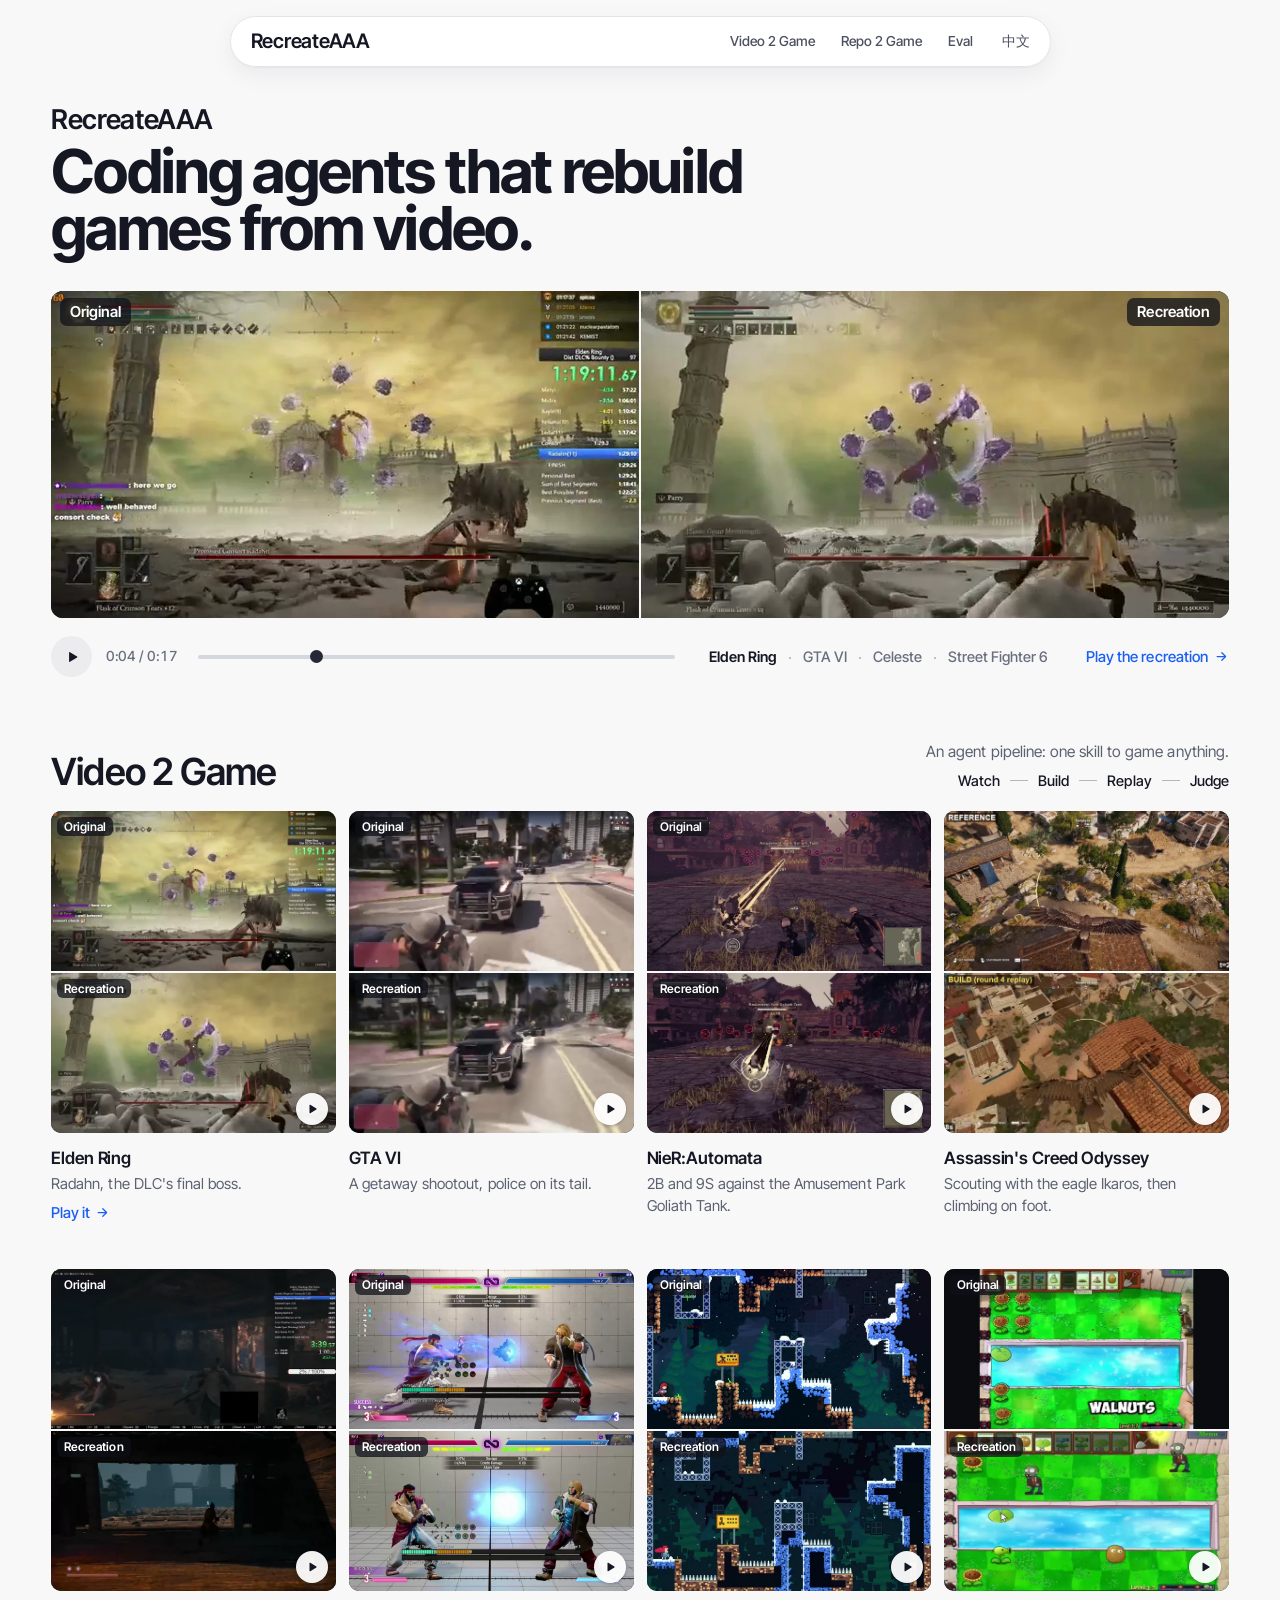
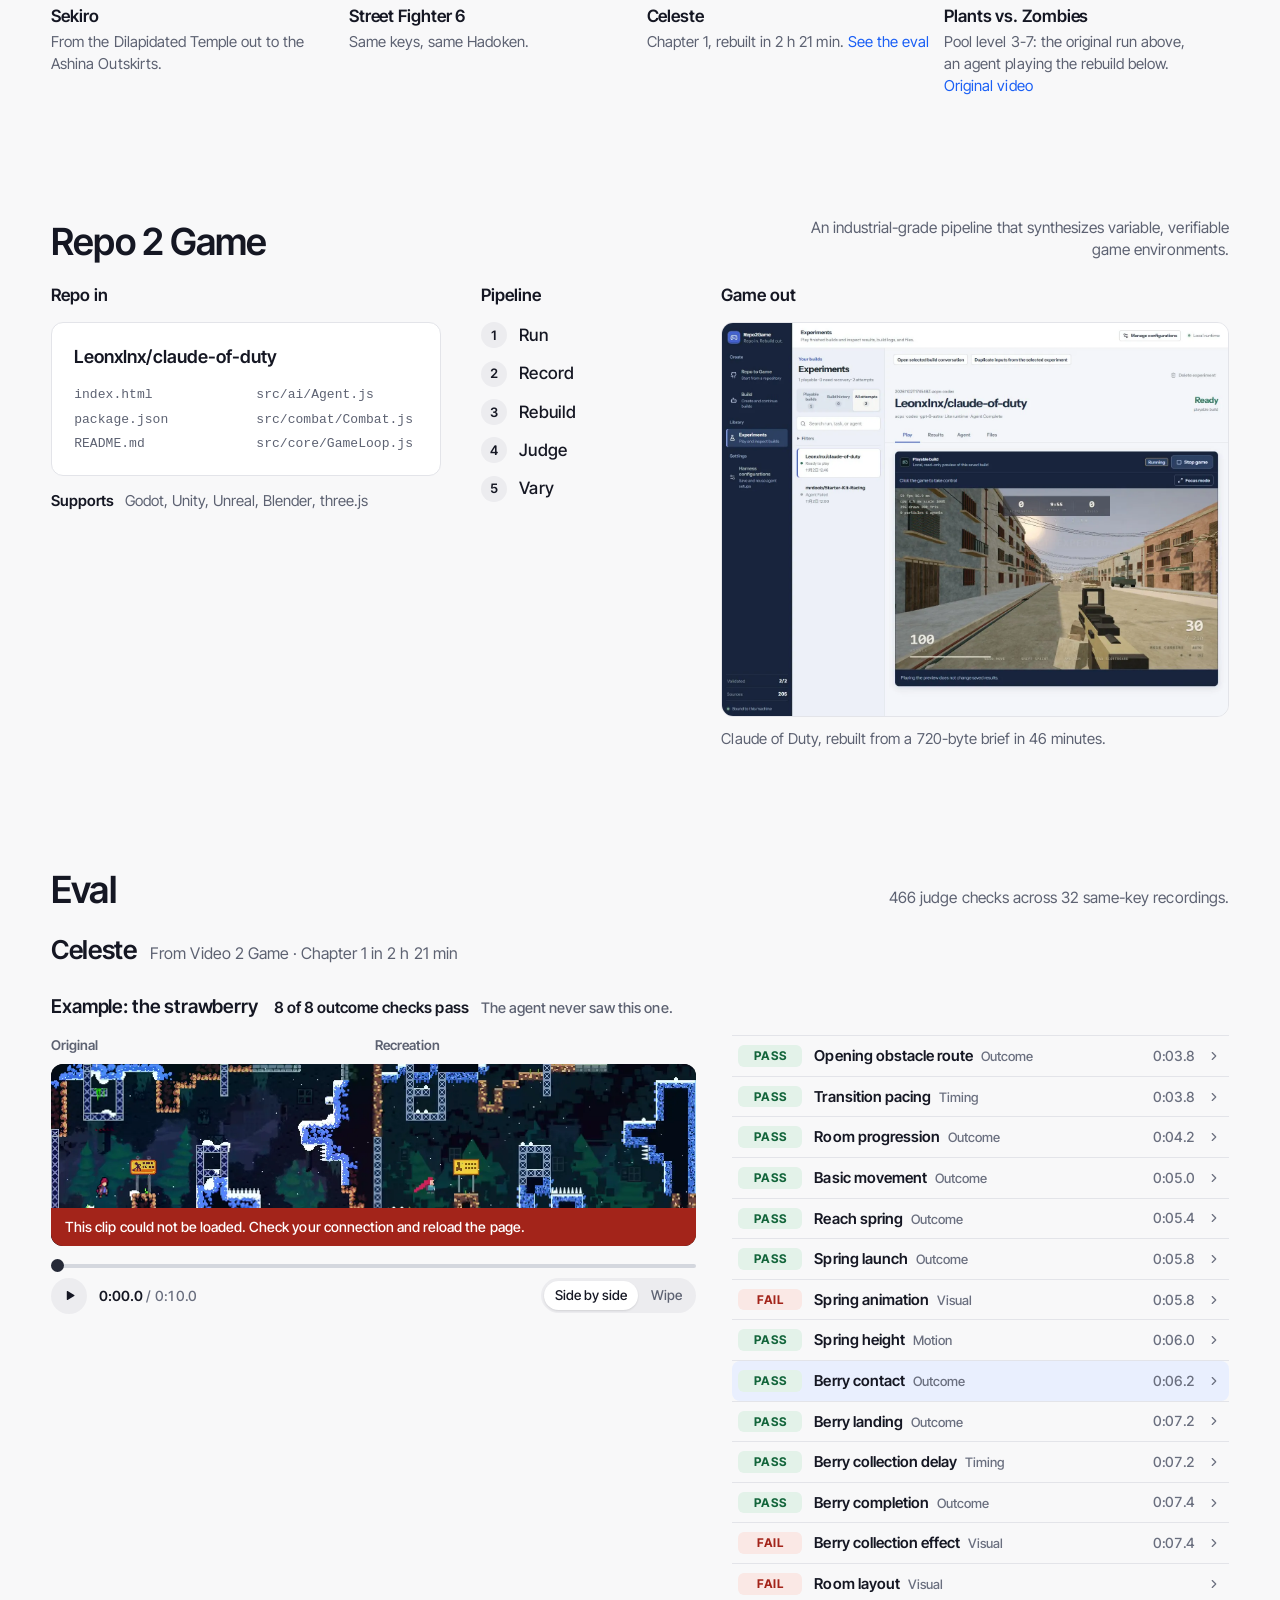
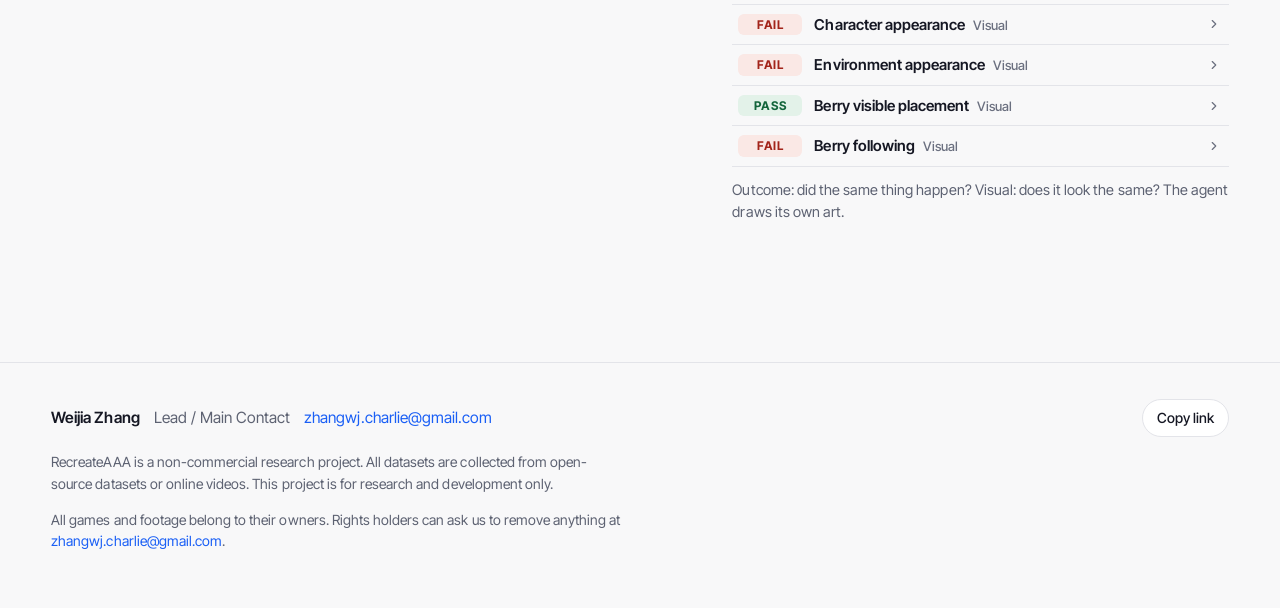
<file: index.html>
<!doctype html>
<html lang="en">
<head>
<meta charset="utf-8">
<meta name="viewport" content="width=device-width, initial-scale=1, viewport-fit=cover">
<title>RecreateAAA</title>
<meta name="description" content="RecreateAAA: coding agents that rebuild games from gameplay video, shown side by side with the originals.">
<link rel="canonical" href="https://game-anything.github.io/">
<link rel="icon" href="data:image/svg+xml,%3Csvg xmlns='http://www.w3.org/2000/svg' viewBox='0 0 32 32'%3E%3Crect x='2' y='8' width='13' height='16' rx='3.5' fill='%23151723'/%3E%3Crect x='17' y='8' width='13' height='16' rx='3.5' fill='%231a5ff5'/%3E%3C/svg%3E">
<meta name="theme-color" content="#f8f8f9">
<meta property="og:type" content="website">
<meta property="og:site_name" content="RecreateAAA">
<meta property="og:title" content="RecreateAAA">
<meta property="og:description" content="Coding agents that rebuild games from video.">
<meta property="og:url" content="https://game-anything.github.io/">
<meta property="og:image" content="https://game-anything.github.io/media/figures/og.jpg">
<meta property="og:image:width" content="1200">
<meta property="og:image:height" content="630">
<meta name="twitter:card" content="summary_large_image">
<link rel="preload" href="assets/fonts/inter-tight-latin.woff2" as="font" type="font/woff2" crossorigin>
<!-- Bump ?v= whenever an asset changes, so a cached stylesheet or script never meets newer HTML. -->
<link rel="stylesheet" href="assets/site.css?v=20261128c">
</head>
<body>

<svg width="0" height="0" style="position:absolute" aria-hidden="true">
  <symbol id="i-play" viewBox="0 0 24 24"><path fill="currentColor" stroke="none" d="M7 4.5v15a1 1 0 0 0 1.52.85l12.2-7.5a1 1 0 0 0 0-1.7L8.52 3.65A1 1 0 0 0 7 4.5z"/></symbol>
  <symbol id="i-pause" viewBox="0 0 24 24"><path fill="currentColor" stroke="none" d="M6.5 4h3.75v16H6.5zM13.75 4h3.75v16h-3.75z"/></symbol>
  <symbol id="i-arrow" viewBox="0 0 24 24"><path d="M5 12h13"/><path d="m12.5 6 6 6-6 6"/></symbol>
  <symbol id="i-chevron" viewBox="0 0 24 24"><path d="m9 6 6 6-6 6"/></symbol>
  <symbol id="i-chevrons" viewBox="0 0 24 24"><path d="m9 6-6 6 6 6"/><path d="m15 6 6 6-6 6"/></symbol>
</svg>

<header class="nav">
  <nav class="nav__pill" aria-label="Sections" data-t-aria="nav-label">
    <a class="nav__brand" href="#top">RecreateAAA</a>
    <div class="nav__links">
      <a href="#video">Video 2 Game</a>
      <a href="#repo">Repo 2 Game</a>
      <a href="#eval" data-t="nav-eval">Eval</a>
    </div>
    <button class="nav__lang" type="button" id="lang-toggle"></button>
  </nav>
</header>

<main id="top">

<section class="hero" aria-labelledby="hero-title">
  <div class="wrap">
    <div class="hero__head">
      <h1 class="hero__title" id="hero-title">RecreateAAA</h1>
      <p class="hero__statement" data-t="hero-statement">Coding agents that rebuild<br>games from video.</p>
    </div>

    <div class="compare" id="hero-compare">
      <figure class="frame">
        <img class="frame__still" src="media/figures/hero-elden-original.webp" alt="The original Elden Ring: Radahn above the arena among floating purple rocks" width="990" height="552">
        <canvas aria-hidden="true"></canvas>
        <figcaption class="tag" data-t="label-original">Original</figcaption>
      </figure>
      <figure class="frame">
        <img class="frame__still" src="media/figures/hero-elden-recreation.webp" alt="The recreation at the same moment" width="990" height="552">
        <canvas aria-hidden="true"></canvas>
        <figcaption class="tag tag--end" data-t="label-recreation">Recreation</figcaption>
      </figure>
    </div>
    <div class="bar">
      <button class="bar__play" id="hero-play" type="button" aria-label="Play"><svg class="ico" aria-hidden="true"><use href="#i-play"/></svg></button>
      <span class="bar__clock" id="hero-clock">0:04 / 0:17</span>
      <input class="scrub" id="hero-seek" type="range" min="0" max="16.57" step="0.01" value="4" aria-label="Seek through the clip" data-t-aria="seek-clip">
      <ul class="switch" role="group" aria-label="Choose a game" data-t-aria="switch-label">
        <li><button type="button" data-game="elden" aria-pressed="true" data-t="game-elden">Elden Ring</button></li>
        <li><button type="button" data-game="gta" aria-pressed="false">GTA VI</button></li>
        <li><button type="button" data-game="celeste" aria-pressed="false" data-t="game-celeste">Celeste</button></li>
        <li><button type="button" data-game="sf6" aria-pressed="false" data-t="game-sf6">Street Fighter 6</button></li>
      </ul>
      <a class="bar__link" id="hero-link" href="games/elden/" target="_blank" rel="noopener"><span data-t="play-recreation">Play the recreation</span><svg class="ico" aria-hidden="true"><use href="#i-arrow"/></svg></a>
    </div>
  </div>
</section>

<section class="section" id="video" aria-labelledby="video-title">
  <div class="wrap">
    <div class="section__head">
      <h2 id="video-title">Video 2 Game</h2>
      <div class="section__aside">
        <p data-t="video-lead">An agent pipeline: one skill to game anything.</p>
        <ol class="steps" aria-label="How it works" data-t-aria="pipe-label">
          <li data-t="pipe-watch">Watch</li>
          <li data-t="pipe-build">Build</li>
          <li data-t="pipe-replay">Replay</li>
          <li data-t="pipe-judge">Judge</li>
        </ol>
      </div>
    </div>

    <ul class="games">
      <li class="game" id="elden">
        <div class="game__media">
          <figure class="frame frame--top"><img class="frame__still" src="media/figures/elden-original.webp" alt="The original Elden Ring: Radahn above the arena among floating purple rocks" data-t-alt="alt-elden-a" width="606" height="341" loading="lazy"><canvas aria-hidden="true"></canvas><figcaption class="tag tag--sm" data-t="label-original">Original</figcaption></figure>
          <figure class="frame frame--bottom"><img class="frame__still" src="media/figures/elden-recreation.webp" alt="The recreation at the same moment" data-t-alt="alt-elden-b" width="606" height="341" loading="lazy"><canvas aria-hidden="true"></canvas><figcaption class="tag tag--sm" data-t="label-recreation">Recreation</figcaption></figure>
          <button class="game__play" type="button" aria-label="Play"></button>
        </div>
        <h3 data-t="game-elden">Elden Ring</h3>
        <p data-t="cell-elden">Radahn, the DLC's final boss.</p>
        <a class="game__link" href="games/elden/" target="_blank" rel="noopener" aria-label="Play Elden Ring" data-t-aria="play-elden"><span data-t="play-game">Play it</span><svg class="ico" aria-hidden="true"><use href="#i-arrow"/></svg></a>
      </li>
      <li class="game" id="gta">
        <div class="game__media">
          <figure class="frame frame--top"><img class="frame__still" src="media/figures/gta-original.webp" alt="A police truck chasing the car as the shooter fires back" data-t-alt="alt-gta-a" width="606" height="341" loading="lazy"><canvas aria-hidden="true"></canvas><figcaption class="tag tag--sm" data-t="label-original">Original</figcaption></figure>
          <figure class="frame frame--bottom"><img class="frame__still" src="media/figures/gta-recreation.webp" alt="The recreation at the same moment" data-t-alt="alt-gta-b" width="606" height="341" loading="lazy"><canvas aria-hidden="true"></canvas><figcaption class="tag tag--sm" data-t="label-recreation">Recreation</figcaption></figure>
          <button class="game__play" type="button" aria-label="Play"></button>
        </div>
        <h3>GTA VI</h3>
        <p data-t="cell-gta">A getaway shootout, police on its tail.</p>
      </li>
      <li class="game" id="nier">
        <div class="game__media">
          <figure class="frame frame--top"><img class="frame__still" src="media/figures/nier-original.webp" alt="The original NieR:Automata: 2B and 9S facing the Amusement Park Goliath Tank" data-t-alt="alt-nier-a" width="606" height="341" loading="lazy"><canvas aria-hidden="true"></canvas><figcaption class="tag tag--sm" data-t="label-original">Original</figcaption></figure>
          <figure class="frame frame--bottom"><img class="frame__still" src="media/figures/nier-recreation.webp" alt="The recreation at the same moment" data-t-alt="alt-nier-b" width="606" height="341" loading="lazy"><canvas aria-hidden="true"></canvas><figcaption class="tag tag--sm" data-t="label-recreation">Recreation</figcaption></figure>
          <button class="game__play" type="button" aria-label="Play"></button>
        </div>
        <h3 data-t="game-nier">NieR:Automata</h3>
        <p data-t="cell-nier">2B and 9S against the Amusement Park Goliath Tank.</p>
      </li>
      <li class="game" id="odyssey">
        <div class="game__media">
          <figure class="frame frame--top"><img class="frame__still" src="media/figures/odyssey-original.webp" alt="The original Assassin's Creed Odyssey: the eagle Ikaros gliding over a village" data-t-alt="alt-odyssey-a" width="606" height="341" loading="lazy"><canvas aria-hidden="true"></canvas></figure>
          <figure class="frame frame--bottom"><img class="frame__still" src="media/figures/odyssey-recreation.webp" alt="The recreation at the same moment" data-t-alt="alt-odyssey-b" width="606" height="341" loading="lazy"><canvas aria-hidden="true"></canvas></figure>
          <button class="game__play" type="button" aria-label="Play"></button>
        </div>
        <h3 data-t="game-odyssey">Assassin's Creed Odyssey</h3>
        <p data-t="cell-odyssey">Scouting with the eagle Ikaros, then climbing on foot.</p>
      </li>
      <li class="game" id="sekiro">
        <div class="game__media">
          <figure class="frame frame--top"><img class="frame__still" src="media/figures/sekiro-original.webp" alt="The original Sekiro: Wolf heading out from the Dilapidated Temple" data-t-alt="alt-sekiro-a" width="606" height="341" loading="lazy"><canvas aria-hidden="true"></canvas><figcaption class="tag tag--sm" data-t="label-original">Original</figcaption></figure>
          <figure class="frame frame--bottom"><img class="frame__still" src="media/figures/sekiro-recreation.webp" alt="The recreation on the same route" data-t-alt="alt-sekiro-b" width="606" height="341" loading="lazy"><canvas aria-hidden="true"></canvas><figcaption class="tag tag--sm" data-t="label-recreation">Recreation</figcaption></figure>
          <button class="game__play" type="button" aria-label="Play"></button>
        </div>
        <h3 data-t="game-sekiro">Sekiro</h3>
        <p data-t="cell-sekiro">From the Dilapidated Temple out to the Ashina Outskirts.</p>
      </li>
      <li class="game" id="sf6">
        <div class="game__media">
          <figure class="frame frame--top"><img class="frame__still" src="media/figures/hero-sf6-original.webp" alt="The original: Ryu throwing a Hadoken at Ken" data-t-alt="alt-sf6-a" width="854" height="480" loading="lazy"><canvas aria-hidden="true"></canvas><figcaption class="tag tag--sm" data-t="label-original">Original</figcaption></figure>
          <figure class="frame frame--bottom"><img class="frame__still" src="media/figures/hero-sf6-recreation.webp" alt="The recreation at the same input time" data-t-alt="alt-sf6-b" width="854" height="480" loading="lazy"><canvas aria-hidden="true"></canvas><figcaption class="tag tag--sm" data-t="label-recreation">Recreation</figcaption></figure>
          <button class="game__play" type="button" aria-label="Play"></button>
        </div>
        <h3 data-t="game-sf6">Street Fighter 6</h3>
        <p data-t="cell-sf6">Same keys, same Hadoken.</p>
      </li>
      <li class="game" id="cyberpunk" hidden>
        <div class="game__media">
          <figure class="frame frame--top"><img class="frame__still" src="media/figures/cyberpunk-original.webp" alt="The original Cyberpunk 2077: a Hometown Deli vending machine" data-t-alt="alt-cyberpunk-a" width="506" height="285" loading="lazy"><figcaption class="tag tag--sm" data-t="label-original">Original</figcaption></figure>
          <figure class="frame frame--bottom"><img class="frame__still" src="media/figures/cyberpunk-recreation.webp" alt="The recreation at the same moment of the same run" data-t-alt="alt-cyberpunk-b" width="506" height="285" loading="lazy"><figcaption class="tag tag--sm" data-t="label-recreation">Recreation</figcaption></figure>
        </div>
        <h3 data-t="game-cyberpunk">Cyberpunk 2077</h3>
        <p data-t="cell-cyberpunk">Same inputs for 6 minutes. 192 of 238 review checks pass.</p>
      </li>
      <li class="game" id="celeste-card">
        <div class="game__media">
          <figure class="frame frame--top"><img class="frame__still" src="media/figures/hero-celeste-original.webp" alt="The original Celeste, Madeline at the start of Chapter 1" data-t-alt="alt-celeste-a" width="854" height="480" loading="lazy"><canvas aria-hidden="true"></canvas><figcaption class="tag tag--sm" data-t="label-original">Original</figcaption></figure>
          <figure class="frame frame--bottom"><img class="frame__still" src="media/figures/hero-celeste-recreation.webp" alt="The recreation of the same screen at the same input time" data-t-alt="alt-celeste-b" width="854" height="480" loading="lazy"><canvas aria-hidden="true"></canvas><figcaption class="tag tag--sm" data-t="label-recreation">Recreation</figcaption></figure>
          <button class="game__play" type="button" aria-label="Play"></button>
        </div>
        <h3 data-t="game-celeste">Celeste</h3>
        <p data-t="cell-celeste">Chapter 1, rebuilt in 2 h 21 min. <a href="#eval">See the eval</a></p>
      </li>
      <li class="game" id="pvz">
        <div class="game__media">
          <figure class="frame frame--top"><img class="frame__still" src="media/figures/pvz-original.webp" alt="The original Plants vs. Zombies: pool level 3-7 as the first zombies reach the defenses" data-t-alt="alt-pvz-a" width="606" height="341" loading="lazy"><canvas aria-hidden="true"></canvas><figcaption class="tag tag--sm" data-t="label-original">Original</figcaption></figure>
          <figure class="frame frame--bottom"><img class="frame__still" src="media/figures/pvz-recreation.webp" alt="An agent playing the recreation of the same level" data-t-alt="alt-pvz-b" width="606" height="341" loading="lazy"><canvas aria-hidden="true"></canvas><figcaption class="tag tag--sm" data-t="label-recreation">Recreation</figcaption></figure>
          <button class="game__play" type="button" aria-label="Play"></button>
        </div>
        <h3 data-t="game-pvz">Plants vs. Zombies</h3>
        <p data-t="cell-pvz">Pool level 3-7: the original run above, an agent playing the rebuild below. <a href="https://www.youtube.com/watch?v=3WhItByKVFo" target="_blank" rel="noopener">Original video</a></p>
      </li>
    </ul>
  </div>
</section>

<section class="section" id="repo" aria-labelledby="repo-title">
  <div class="wrap">
    <div class="section__head">
      <h2 id="repo-title">Repo 2 Game</h2>
      <div class="section__aside">
        <p data-t="repo-pitch">An industrial-grade pipeline that synthesizes variable, verifiable game environments.</p>
      </div>
    </div>
    <div class="repo">
      <div class="repo__in">
        <h3 data-t="repo-in">Repo in</h3>
        <div class="repo__card">
          <a class="repo__name" href="https://github.com/Leonxlnx/claude-of-duty" target="_blank" rel="noopener">Leonxlnx/claude-of-duty</a>
          <ul class="repo__files">
            <li>index.html</li>
            <li>package.json</li>
            <li>README.md</li>
            <li>src/ai/Agent.js</li>
            <li>src/combat/Combat.js</li>
            <li>src/core/GameLoop.js</li>
          </ul>
        </div>
        <p class="repo__supports"><span data-t="repo-supports">Supports</span> Godot, Unity, Unreal, Blender, three.js</p>
      </div>
      <div class="repo__pipe">
        <h3 data-t="pipeline">Pipeline</h3>
        <ol class="repo__steps">
          <li data-t="step-run">Run</li>
          <li data-t="step-record">Record</li>
          <li data-t="step-rebuild">Rebuild</li>
          <li data-t="pipe-judge">Judge</li>
          <li data-t="step-vary">Vary</li>
        </ol>
      </div>
      <figure class="repo__out">
        <h3 data-t="game-out">Game out</h3>
        <img src="media/figures/repo-cover.webp" alt="The Repo2Game workbench playing the shooter a coding agent rebuilt" data-t-alt="alt-cover" width="1440" height="1120" loading="lazy">
        <figcaption data-t="repo-caption">Claude of Duty, rebuilt from a 720-byte brief in 46 minutes.</figcaption>
      </figure>
    </div>
  </div>
</section>

<section class="section" id="eval" aria-labelledby="eval-title">
  <div class="wrap">
    <div class="section__head">
      <h2 id="eval-title" data-t="eval-title">Eval</h2>
      <div class="section__aside">
        <p id="celeste-eval"></p>
      </div>
    </div>
    <article class="eval" id="celeste">
      <header class="eval__head">
        <h3 data-t="game-celeste">Celeste</h3>
        <p data-t="celeste-band">From Video 2 Game · Chapter 1 in 2 h 21 min</p>
      </header>
      <div class="example" id="eval-example">
        <header class="example__head">
          <h4 data-t="example-title">Example: the strawberry</h4>
          <p class="tally" id="example-tally"></p>
        </header>
        <div class="example__grid">
          <div id="example-player"></div>
          <div>
            <ol class="checks" id="example-checks"></ol>
            <p class="checks__note" id="example-note"></p>
          </div>
        </div>
      </div>
    </article>
  </div>
</section>

</main>

<footer class="footer">
  <div class="wrap">
    <div class="footer__row">
      <p class="footer__contact"><b>Weijia Zhang</b><span data-t="footer-role">Lead / Main Contact</span><a href="mailto:zhangwj.charlie@gmail.com">zhangwj.charlie@gmail.com</a></p>
      <button class="footer__copy" type="button" data-copy-link data-t="Copy link">Copy link</button>
    </div>
    <p class="footer__note" data-t="footer">RecreateAAA is a non-commercial research project. All datasets are collected from open-source datasets or online videos. This project is for research and development only.</p>
    <p class="footer__note" data-t="footer-rights">All games and footage belong to their owners. Rights holders can ask us to remove anything at <a href="mailto:zhangwj.charlie@gmail.com">zhangwj.charlie@gmail.com</a>.</p>
  </div>
</footer>

<script src="assets/data.js?v=20261128c"></script>
<script src="assets/zh.js?v=20261128c"></script>
<script src="assets/site.js?v=20261128c"></script>
</body>
</html>
</file>
<file: assets/site.css>
/* Game-Anything: an academic project page. A white ground, one grotesk, and the side-by-side replay as the proof. */
@font-face {
  font-family: "Inter Tight";
  src: url("fonts/inter-tight-latin.woff2") format("woff2");
  font-weight: 400 700;
  font-style: normal;
  font-display: swap;
  unicode-range: U+0000-00FF, U+0131, U+0152-0153, U+02BB-02BC, U+02C6, U+02DA, U+02DC, U+0304, U+0308, U+0329, U+2000-206F, U+20AC, U+2122, U+2191, U+2193, U+2212, U+2215, U+FEFF, U+FFFD;
}

:root {
  --ground: #f8f8f9;
  --surface: #ffffff;
  --ink: #151723;
  --ink-2: #252937;
  --muted: #5d6272;
  --faint: #6a6f7f;
  --line: #e3e4e9;
  --track: #d4d7de;
  --chip: #ececef;
  --chip-hover: #e0e1e6;
  --blue: #1a5ff5;
  --blue-deep: #0d44bf;
  --tag: rgba(16, 17, 25, .74);
  --pass: #13653b;
  --pass-bg: #e3f2e9;
  --fail: #a3241a;
  --fail-bg: #fae8e5;
  --font: "Inter Tight", "PingFang SC", "Hiragino Sans GB", "Microsoft YaHei", "Noto Sans SC", "Helvetica Neue", Arial, sans-serif;
  --mono: ui-monospace, "SF Mono", Menlo, Consolas, monospace;
  --gutter: clamp(24px, 4vw, 64px);
  --wrap: min(1680px, calc(100vw - 2 * var(--gutter)));
  --radius: 12px;
  --ease: cubic-bezier(.16, 1, .3, 1);
}

[hidden] { display: none !important; }
*, *::before, *::after { box-sizing: border-box; }
html {
  -webkit-text-size-adjust: 100%;
  scroll-behavior: smooth;
  scroll-padding-top: 96px;
  scrollbar-color: #c5c8d0 var(--ground);
}
body {
  margin: 0;
  background: var(--ground);
  color: var(--ink);
  font: 400 17px/1.55 var(--font);
  letter-spacing: .002em;
  -webkit-font-smoothing: antialiased;
  text-rendering: optimizeLegibility;
}
h1, h2, h3, h4, p, figure, ul, ol { margin: 0; }
ul, ol { padding: 0; list-style: none; }
img, video, canvas, svg { display: block; max-width: 100%; }
img { height: auto; }
button { font: inherit; color: inherit; }
a { color: var(--blue); text-decoration: none; }
a:hover { color: var(--blue-deep); text-decoration: underline; text-decoration-thickness: 1px; text-underline-offset: 3px; }
::selection { background: #d8e4fe; color: var(--ink); }
:focus-visible { outline: 2px solid var(--blue); outline-offset: 2px; border-radius: 6px; }
.ico { width: 1em; height: 1em; flex: none; fill: none; stroke: currentColor; stroke-width: 2; stroke-linecap: round; stroke-linejoin: round; }
.wrap { width: var(--wrap); margin-inline: auto; }

/* Navigation: one floating pill that stays with the reader. */
.nav { position: fixed; top: 16px; left: 0; right: 0; z-index: 20; display: flex; justify-content: center; padding-inline: 16px; pointer-events: none; }
.nav__pill {
  display: flex; align-items: center; gap: 26px;
  width: min(821px, 100%); height: 51px; padding: 0 18px 0 20px;
  pointer-events: auto;
  background: rgba(255, 255, 255, .9);
  -webkit-backdrop-filter: saturate(1.5) blur(14px);
  backdrop-filter: saturate(1.5) blur(14px);
  border: 1px solid var(--line);
  border-radius: 999px;
  box-shadow: 0 1px 2px rgba(21, 23, 35, .04), 0 8px 24px rgba(21, 23, 35, .06);
}
.nav__brand { margin-right: auto; color: var(--ink); font-size: 20px; font-weight: 600; letter-spacing: -.012em; white-space: nowrap; }
.nav__brand:hover { color: var(--ink); text-decoration: none; }
.nav__links { display: flex; gap: 26px; }
.nav__links a, .nav__lang { color: #4c5160; font-size: 13.75px; font-weight: 500; white-space: nowrap; }
.nav__links a:hover, .nav__lang:hover { color: var(--ink); text-decoration: none; }
.nav__lang { padding: 6px 2px; border: 0; background: none; cursor: pointer; }

/* Hero: the name, the claim, then the replay at full width. */
.hero { padding-top: 104px; }
.hero__title { font-size: clamp(25px, 2.13vw, 34px); font-weight: 600; line-height: 1.15; letter-spacing: -.014em; }
.hero__statement { margin-top: 8px; font-size: clamp(40px, 4.73vw, 76px); font-weight: 700; line-height: .94; letter-spacing: -.03em; text-wrap: balance; }
:root[lang="zh-CN"] .hero__statement { line-height: 1.08; letter-spacing: .01em; }
:root[lang="zh-CN"] .section__head h2, :root[lang="zh-CN"] .hero__title { letter-spacing: 0; }

/* A frame holds one half of a side-by-side clip: its still, a canvas the clip is drawn on, and a label. */
.frame { position: relative; overflow: hidden; background: #0b0c11; }
.frame__still, .frame canvas { position: absolute; inset: 0; width: 100%; height: 100%; object-fit: cover; }
.frame canvas { opacity: 0; transition: opacity .28s var(--ease); }
.frame canvas.is-live { opacity: 1; }
.tag { position: absolute; top: 7px; left: 9px; padding: 4px 10px; border-radius: 7px; background: var(--tag); color: #fff; font-size: 15px; font-weight: 600; line-height: 1.3; pointer-events: none; }
.tag--end { left: auto; right: 9px; }
.tag--sm { top: 6px; left: 6px; padding: 2px 7px; border-radius: 6px; font-size: 12px; }

.media-source { position: absolute; left: 0; top: 0; width: 2px; height: 2px; opacity: 0; pointer-events: none; }
.hero, .game { position: relative; }

.compare { display: grid; grid-template-columns: 1fr 1fr; gap: 2px; margin-top: 34px; aspect-ratio: 1314 / 365; border-radius: var(--radius); overflow: hidden; }

/* The player bar under the replay: play, clock, scrub, the game switcher and the build link. */
.bar { display: flex; align-items: center; gap: 14px; min-height: 41px; margin-top: 18px; }
.bar__play {
  display: grid; place-items: center; flex: none; width: 41px; height: 41px;
  border: 0; border-radius: 50%; background: var(--chip); color: var(--ink);
  font-size: 14px; cursor: pointer; transition: background-color .15s;
}
.bar__play:hover { background: var(--chip-hover); }
.bar__clock { flex: none; min-width: 78px; color: var(--faint); font-size: 13.9px; font-weight: 500; font-variant-numeric: tabular-nums; white-space: nowrap; }
.switch { display: flex; flex: none; align-items: center; margin-left: 20px; }
.switch li { display: flex; align-items: center; }
.switch li + li::before { content: "\00B7"; margin: 0 11px; color: #b6b9c3; }
.switch button { padding: 6px 0; border: 0; background: none; color: var(--faint); font-size: 14.5px; font-weight: 500; white-space: nowrap; cursor: pointer; }
.switch button:hover { color: var(--ink); }
.switch button[aria-pressed="true"] { color: var(--ink); font-weight: 600; }
.bar__link { display: inline-flex; align-items: center; gap: 6px; flex: none; margin-left: 24px; font-size: 15px; font-weight: 500; white-space: nowrap; }
.bar__link .ico { font-size: 15px; transition: translate .2s var(--ease); }
.bar__link:hover .ico { translate: 3px 0; }

.scrub {
  --pct: 0%;
  flex: 1 1 auto; min-width: 96px; height: 20px; margin: 0;
  background: transparent; cursor: pointer;
  -webkit-appearance: none; appearance: none;
}
.scrub::-webkit-slider-runnable-track { height: 4px; border-radius: 2px; background: linear-gradient(to right, var(--ink-2) var(--pct), var(--track) var(--pct)); }
.scrub::-moz-range-track { height: 4px; border-radius: 2px; background: var(--track); }
.scrub::-moz-range-progress { height: 4px; border-radius: 2px; background: var(--ink-2); }
.scrub::-webkit-slider-thumb { -webkit-appearance: none; width: 13px; height: 13px; margin-top: -4.5px; border: 0; border-radius: 50%; background: var(--ink-2); }
.scrub::-moz-range-thumb { width: 13px; height: 13px; border: 0; border-radius: 50%; background: var(--ink-2); }

/* Sections share one head: the title on the left, its one line on the right. */
.section { padding-top: 64px; }
.section + .section { padding-top: 120px; }
.section__head { display: flex; align-items: flex-end; justify-content: space-between; gap: 16px 40px; margin-bottom: 20px; }
.section__head h2 { font-size: clamp(30px, 2.92vw, 46px); font-weight: 600; line-height: 1.05; letter-spacing: -.024em; white-space: nowrap; }
.section__aside { display: flex; flex-direction: column; align-items: flex-end; gap: 6px; max-width: 520px; color: var(--muted); font-size: 15.5px; line-height: 1.45; text-align: right; text-wrap: pretty; }
.steps { display: flex; flex-wrap: wrap; justify-content: flex-end; color: var(--ink); font-size: 14.5px; font-weight: 500; }
.steps li { display: flex; align-items: center; }
.steps li + li::before { content: ""; width: 18px; height: 1px; margin: 0 10px; background: #b2b6c0; }

/* Video 2 Game: every game as its original over its recreation. */
.games { display: grid; grid-template-columns: repeat(4, minmax(0, 1fr)); gap: 44px 13px; }
.game { min-width: 0; }
.game__media { position: relative; display: grid; gap: 2px; border-radius: 10px; overflow: hidden; }
.game__media .frame { aspect-ratio: 16 / 9; }
.game__play {
  position: absolute; right: 8px; bottom: 8px; z-index: 1;
  display: grid; place-items: center; width: 32px; height: 32px;
  border: 0; border-radius: 50%; background: rgba(255, 255, 255, .94); color: var(--ink);
  font-size: 12px; cursor: pointer; box-shadow: 0 1px 3px rgba(11, 12, 17, .25);
}
.game__play:hover { background: #fff; }
.game h3 { margin-top: 14px; font-size: 17px; font-weight: 600; line-height: 1.3; letter-spacing: -.006em; }
.game p { margin-top: 4px; color: var(--muted); font-size: 15px; line-height: 1.45; text-wrap: pretty; }
.game__link { display: inline-flex; align-items: center; gap: 5px; margin-top: 6px; font-size: 15px; font-weight: 500; }
.game__link .ico { transition: translate .2s var(--ease); }
.game__link:hover .ico { translate: 3px 0; }

/* Repo 2 Game: repo in, the pipeline, game out. */
.repo { display: grid; grid-template-columns: minmax(0, 1fr) minmax(0, 200px) minmax(0, 1.3fr); gap: 40px; align-items: start; }
.repo h3 { margin-bottom: 14px; font-size: 17px; font-weight: 600; letter-spacing: -.006em; }
.repo__card { padding: 20px 22px 18px; background: var(--surface); border: 1px solid var(--line); border-radius: var(--radius); }
.repo__name { color: var(--ink); font-size: 18px; font-weight: 600; overflow-wrap: anywhere; }
.repo__name:hover { color: var(--blue); }
.repo__files { margin-top: 12px; columns: 2; column-gap: 20px; color: var(--muted); font: 400 13px/1.9 var(--mono); }
.repo__supports { margin-top: 14px; color: var(--muted); font-size: 15px; line-height: 1.5; }
.repo__supports span { margin-right: 6px; color: var(--ink); font-weight: 600; }
.repo__steps { counter-reset: step; display: grid; gap: 12px; }
.repo__steps li { counter-increment: step; display: flex; align-items: center; gap: 12px; font-size: 17px; font-weight: 500; }
.repo__steps li::before {
  content: counter(step); display: grid; place-items: center; flex: none; width: 26px; height: 26px;
  border-radius: 50%; background: var(--chip); color: var(--ink);
  font-size: 13px; font-weight: 600; font-variant-numeric: tabular-nums;
}
.repo__out img { width: 100%; border: 1px solid var(--line); border-radius: var(--radius); background: var(--surface); }
.repo__out figcaption { margin-top: 10px; color: var(--muted); font-size: 15px; }

/* Eval: Celeste's strawberry recording beside every judge check. */
.eval__head { display: flex; flex-wrap: wrap; align-items: baseline; gap: 4px 14px; }
.eval__head h3 { font-size: 26px; font-weight: 600; letter-spacing: -.016em; }
.eval__head p { color: var(--muted); font-size: 16px; }
.example { margin-top: 22px; }
.example__head { display: flex; flex-wrap: wrap; align-items: baseline; gap: 4px 16px; margin-bottom: 14px; }
.example__head h4 { font-size: 19px; font-weight: 600; letter-spacing: -.008em; }
.example__grid { display: grid; grid-template-columns: minmax(0, 1.3fr) minmax(0, 1fr); gap: 20px 36px; align-items: start; }
.tally { display: flex; flex-wrap: wrap; align-items: baseline; gap: 2px 12px; color: var(--ink); font-size: 15.5px; font-weight: 600; font-variant-numeric: tabular-nums; }
.tally small { color: var(--muted); font-size: 14.5px; font-weight: 500; }

.player { position: sticky; top: 88px; min-width: 0; }
.player__labels { display: grid; grid-template-columns: 1fr 1fr; gap: 2px; margin-bottom: 8px; color: var(--muted); font-size: 13.5px; font-weight: 600; }
.player[data-view="wipe"] .player__labels span:last-child { text-align: right; }
.player[data-view="stack"] .player__labels { display: none; }
.player__screen { position: relative; aspect-ratio: 32 / 9; overflow: hidden; border-radius: var(--radius); background: #0b0c11; }
.player[data-view="wipe"] .player__screen { aspect-ratio: 16 / 9; cursor: ew-resize; touch-action: pan-y; }
.player[data-view="stack"] .player__screen { aspect-ratio: 8 / 9; }
.player video, .player canvas { position: absolute; inset: 0; width: 100%; height: 100%; }
.player[data-view="split"] video { cursor: pointer; }
.player:not([data-view="split"]) video { opacity: 0; pointer-events: none; }
.player__tag { display: none; position: absolute; left: 8px; padding: 2px 8px; border-radius: 6px; background: var(--tag); color: #fff; font-size: 12.5px; font-weight: 600; pointer-events: none; }
.player__tag--a { top: 8px; }
.player__tag--b { top: calc(50% + 8px); }
.player[data-view="stack"] .player__tag { display: block; }
.player__big {
  position: absolute; left: 50%; top: 50%; translate: -50% -50%;
  display: grid; place-items: center; width: 64px; height: 64px;
  border: 0; border-radius: 50%; background: rgba(255, 255, 255, .94); color: var(--ink);
  font-size: 24px; cursor: pointer; box-shadow: 0 2px 10px rgba(11, 12, 17, .3);
}
.player__big:hover { background: #fff; }
.player__msg { position: absolute; inset: auto 0 0; padding: 8px 14px; background: var(--fail); color: #fff; font-size: 14px; font-weight: 500; }
.wipe { position: absolute; top: 0; bottom: 0; width: 44px; margin-left: -22px; padding: 0; border: 0; background: transparent; cursor: ew-resize; touch-action: none; }
.wipe::before { content: ""; position: absolute; top: 0; bottom: 0; left: 21px; width: 2px; background: #fff; }
.wipe .ico { position: absolute; left: 50%; top: 50%; translate: -50% -50%; width: 34px; height: 34px; padding: 8px; border-radius: 50%; background: #fff; color: var(--ink); box-shadow: 0 1px 4px rgba(11, 12, 17, .3); }
.player .seek {
  --pct: 0%;
  display: block; width: 100%; height: 20px; margin: 10px 0 2px;
  background: transparent; cursor: pointer; -webkit-appearance: none; appearance: none;
}
.player .seek::-webkit-slider-runnable-track { height: 4px; border-radius: 2px; background: linear-gradient(to right, var(--ink-2) var(--pct), var(--track) var(--pct)); }
.player .seek::-moz-range-track { height: 4px; border-radius: 2px; background: var(--track); }
.player .seek::-moz-range-progress { height: 4px; border-radius: 2px; background: var(--ink-2); }
.player .seek::-webkit-slider-thumb { -webkit-appearance: none; width: 13px; height: 13px; margin-top: -4.5px; border: 0; border-radius: 50%; background: var(--ink-2); }
.player .seek::-moz-range-thumb { width: 13px; height: 13px; border: 0; border-radius: 50%; background: var(--ink-2); }
.player__bar { display: flex; align-items: center; gap: 12px; }
.icon-btn { display: grid; place-items: center; width: 36px; height: 36px; border: 0; border-radius: 50%; background: var(--chip); color: var(--ink); font-size: 13px; cursor: pointer; }
.icon-btn:hover { background: var(--chip-hover); }
.player__time { color: var(--faint); font-size: 14px; font-weight: 500; font-variant-numeric: tabular-nums; white-space: nowrap; }
.player__time b { color: var(--ink); font-weight: 600; }
.player__spacer { flex: 1 1 auto; }
.seg { display: inline-flex; gap: 2px; padding: 3px; border-radius: 999px; background: var(--chip); }
.seg button { padding: 4px 11px; border: 0; border-radius: 999px; background: transparent; color: var(--muted); font-size: 13.5px; font-weight: 500; white-space: nowrap; cursor: pointer; }
.seg button:hover { color: var(--ink); }
.seg button[aria-pressed="true"] { background: var(--surface); color: var(--ink); box-shadow: 0 1px 2px rgba(21, 23, 35, .12); }

.checks { border-bottom: 1px solid var(--line); }
.check { border-top: 1px solid var(--line); }
.check > summary {
  display: grid; grid-template-columns: 64px minmax(0, 1fr) auto 14px; gap: 12px; align-items: center;
  padding: 9px 8px 9px 6px; cursor: pointer; list-style: none; border-radius: 8px;
  color: var(--ink); font-size: 15px; font-weight: 500; line-height: 1.3;
}
.check > summary::-webkit-details-marker { display: none; }
.check > summary:hover { background: #f0f1f4; }
.check > summary[aria-current="true"] { background: #e9effe; }
.check > summary .ico { width: 14px; height: 14px; color: var(--faint); transition: rotate .2s var(--ease); }
.check[open] > summary .ico { rotate: 90deg; }
.check__name { display: flex; flex-wrap: wrap; align-items: baseline; gap: 0 8px; min-width: 0; }
.check__name b { font-weight: 600; }
.check__name small { color: var(--faint); font-size: 13px; }
.check__at { color: var(--faint); font-size: 14px; font-weight: 500; font-variant-numeric: tabular-nums; }
.check__why { padding: 2px 10px 14px 82px; color: var(--ink-2); font-size: 14.5px; line-height: 1.55; overflow-wrap: anywhere; }
.check__why > b { font-weight: 600; }
.checks__note { margin-top: 12px; color: var(--muted); font-size: 14.5px; line-height: 1.5; }
.verdict__chip { padding: 3px 0; border-radius: 6px; text-align: center; font-size: 12px; font-weight: 700; letter-spacing: .06em; text-transform: uppercase; }
.verdict__chip[data-v="pass"] { background: var(--pass-bg); color: var(--pass); }
.verdict__chip[data-v="fail"] { background: var(--fail-bg); color: var(--fail); }
.verdict__chip[data-v="unknown"] { color: var(--muted); outline: 1px dashed #a9adb8; outline-offset: -1px; }
.time-link {
  display: inline; margin: 0; padding: 0; border: 0; background: none; cursor: pointer;
  color: var(--blue); font: inherit; font-weight: 600; text-decoration: underline; text-decoration-thickness: 1px; text-underline-offset: 2px;
}
.time-link:hover { color: var(--blue-deep); }

/* Footer */
.footer { margin-top: 140px; padding: 36px 0 56px; border-top: 1px solid var(--line); }
.footer__row { display: flex; flex-wrap: wrap; align-items: center; justify-content: space-between; gap: 12px 24px; }
.footer__contact { display: flex; flex-wrap: wrap; align-items: baseline; gap: 4px 14px; font-size: 15.5px; }
.footer__contact b { font-weight: 600; }
.footer__contact span { color: var(--muted); }
.footer__copy { padding: 7px 14px; border: 1px solid var(--line); border-radius: 999px; background: var(--surface); color: var(--ink); font-size: 14px; font-weight: 500; cursor: pointer; }
.footer__copy:hover { background: var(--chip); }
.footer__note { max-width: 72ch; margin-top: 14px; color: var(--muted); font-size: 14px; line-height: 1.55; }
.copy-field { margin-top: 10px; width: 100%; max-width: 30em; padding: 6px 10px; border: 1px solid var(--line); border-radius: 8px; font: 500 14px/1.4 var(--font); }

/* Laptop widths: the switcher drops under the scrub before anything overlaps. */
@media (max-width: 1180px) {
  .games { grid-template-columns: repeat(2, minmax(0, 1fr)); gap: 40px 20px; }
  .repo { grid-template-columns: minmax(0, 1fr) minmax(0, 200px); }
  .repo__out { grid-column: 1 / -1; }
  .bar { flex-wrap: wrap; row-gap: 8px; }
  .scrub { flex-basis: 240px; }
  .switch { order: 4; margin-left: 0; }
  .bar__link { order: 5; margin-left: auto; }
}
@media (max-width: 1024px) {
  :root { --wrap: calc(100vw - 48px); }
  .example__grid { grid-template-columns: minmax(0, 1fr); }
  .player { position: static; }
}
@media (max-width: 820px) {
  .nav__links { display: none; }
  .nav__pill { gap: 16px; }
  .section__head { flex-direction: column; align-items: flex-start; }
  .section__aside { align-items: flex-start; text-align: left; }
  .steps { justify-content: flex-start; }
  .repo { grid-template-columns: minmax(0, 1fr); gap: 28px; }
}
@media (max-width: 640px) {
  :root { --wrap: calc(100vw - 32px); }
  body { font-size: 16px; }
  .nav { top: 10px; }
  .nav__pill { height: 46px; padding: 0 14px 0 16px; }
  .nav__brand { font-size: 18px; }
  .hero { padding-top: 84px; }
  .compare { grid-template-columns: minmax(0, 1fr); aspect-ratio: auto; }
  .compare .frame { aspect-ratio: 16 / 9; }
  .tag { font-size: 13px; padding: 3px 8px; }
  .switch { flex-wrap: wrap; row-gap: 2px; }
  .bar__link { margin-left: 0; }
  .games { grid-template-columns: minmax(0, 1fr); }
  .section + .section { padding-top: 88px; }
  .check > summary { grid-template-columns: 58px minmax(0, 1fr) auto 14px; gap: 10px; }
  .check__why { padding-left: 8px; }
}

@media (prefers-reduced-motion: reduce) {
  html { scroll-behavior: auto; }
  *, *::before, *::after { transition: none !important; animation: none !important; }
}
</file>
